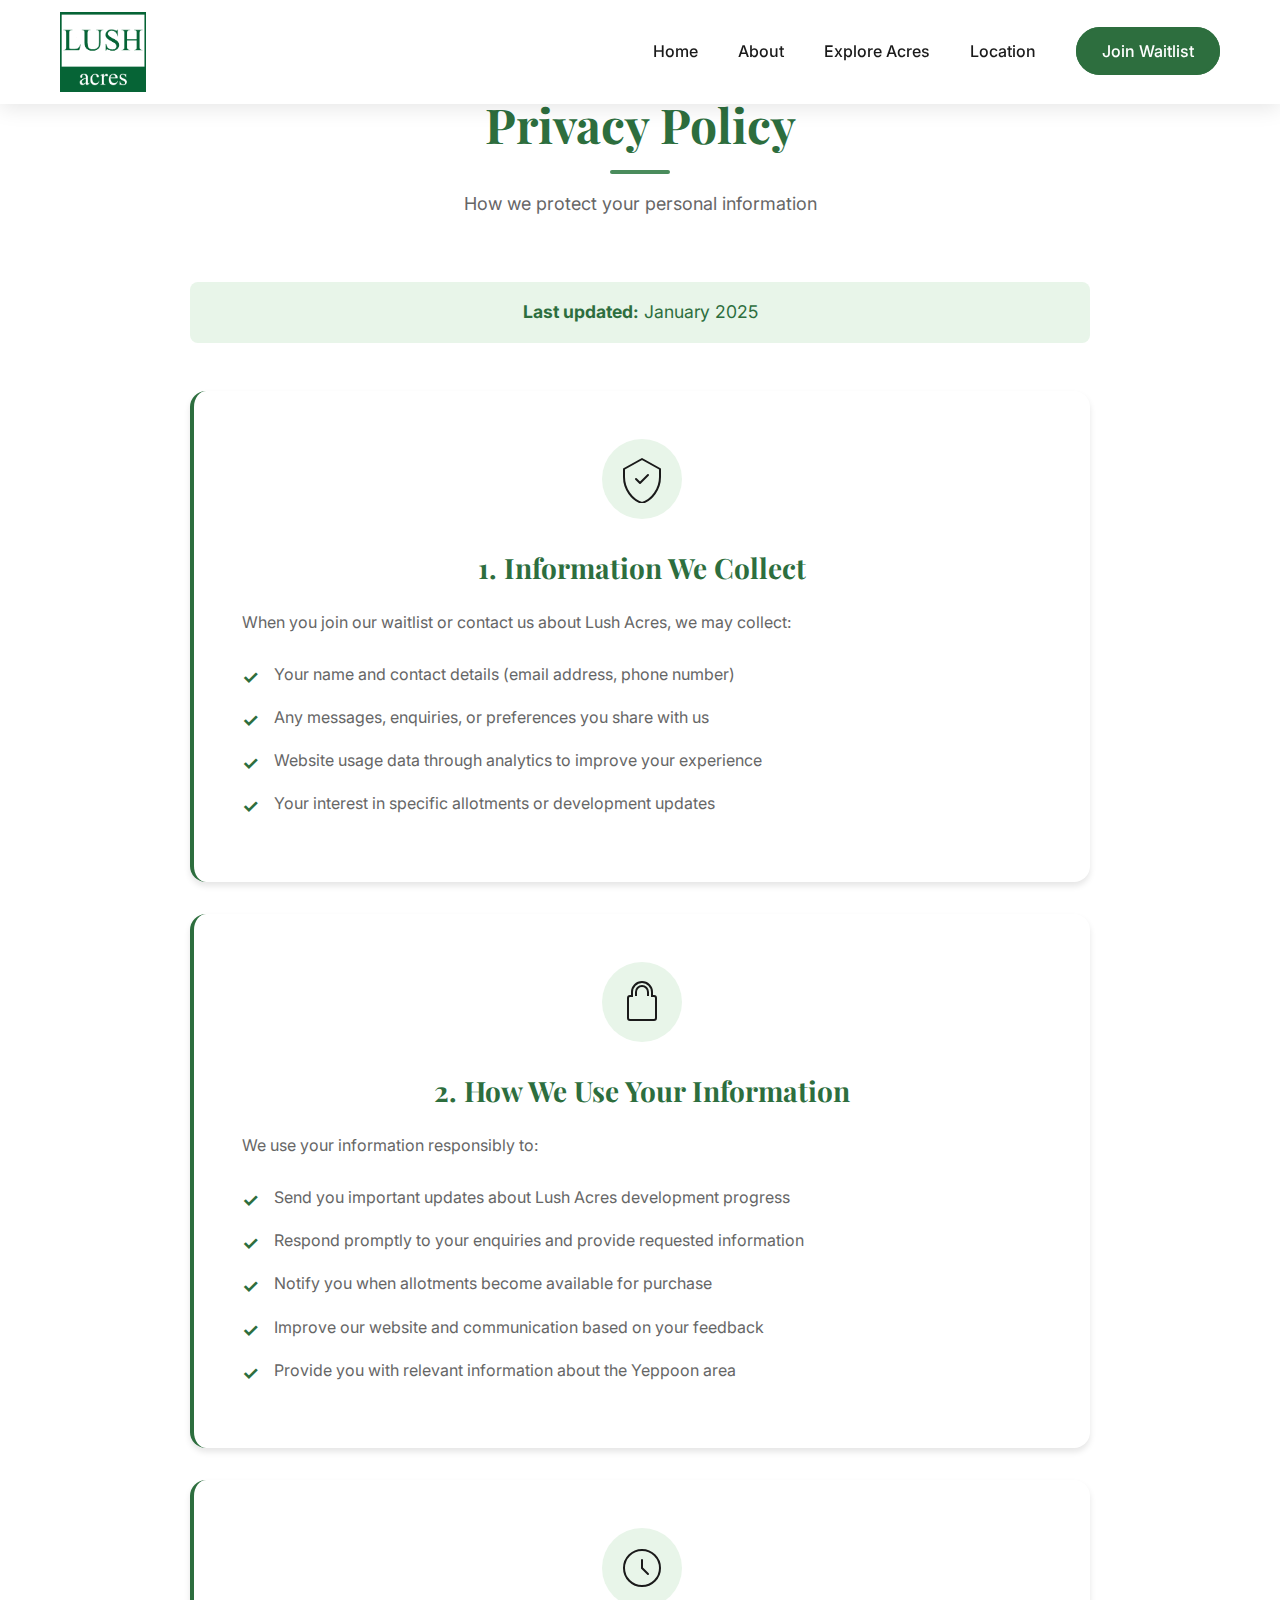
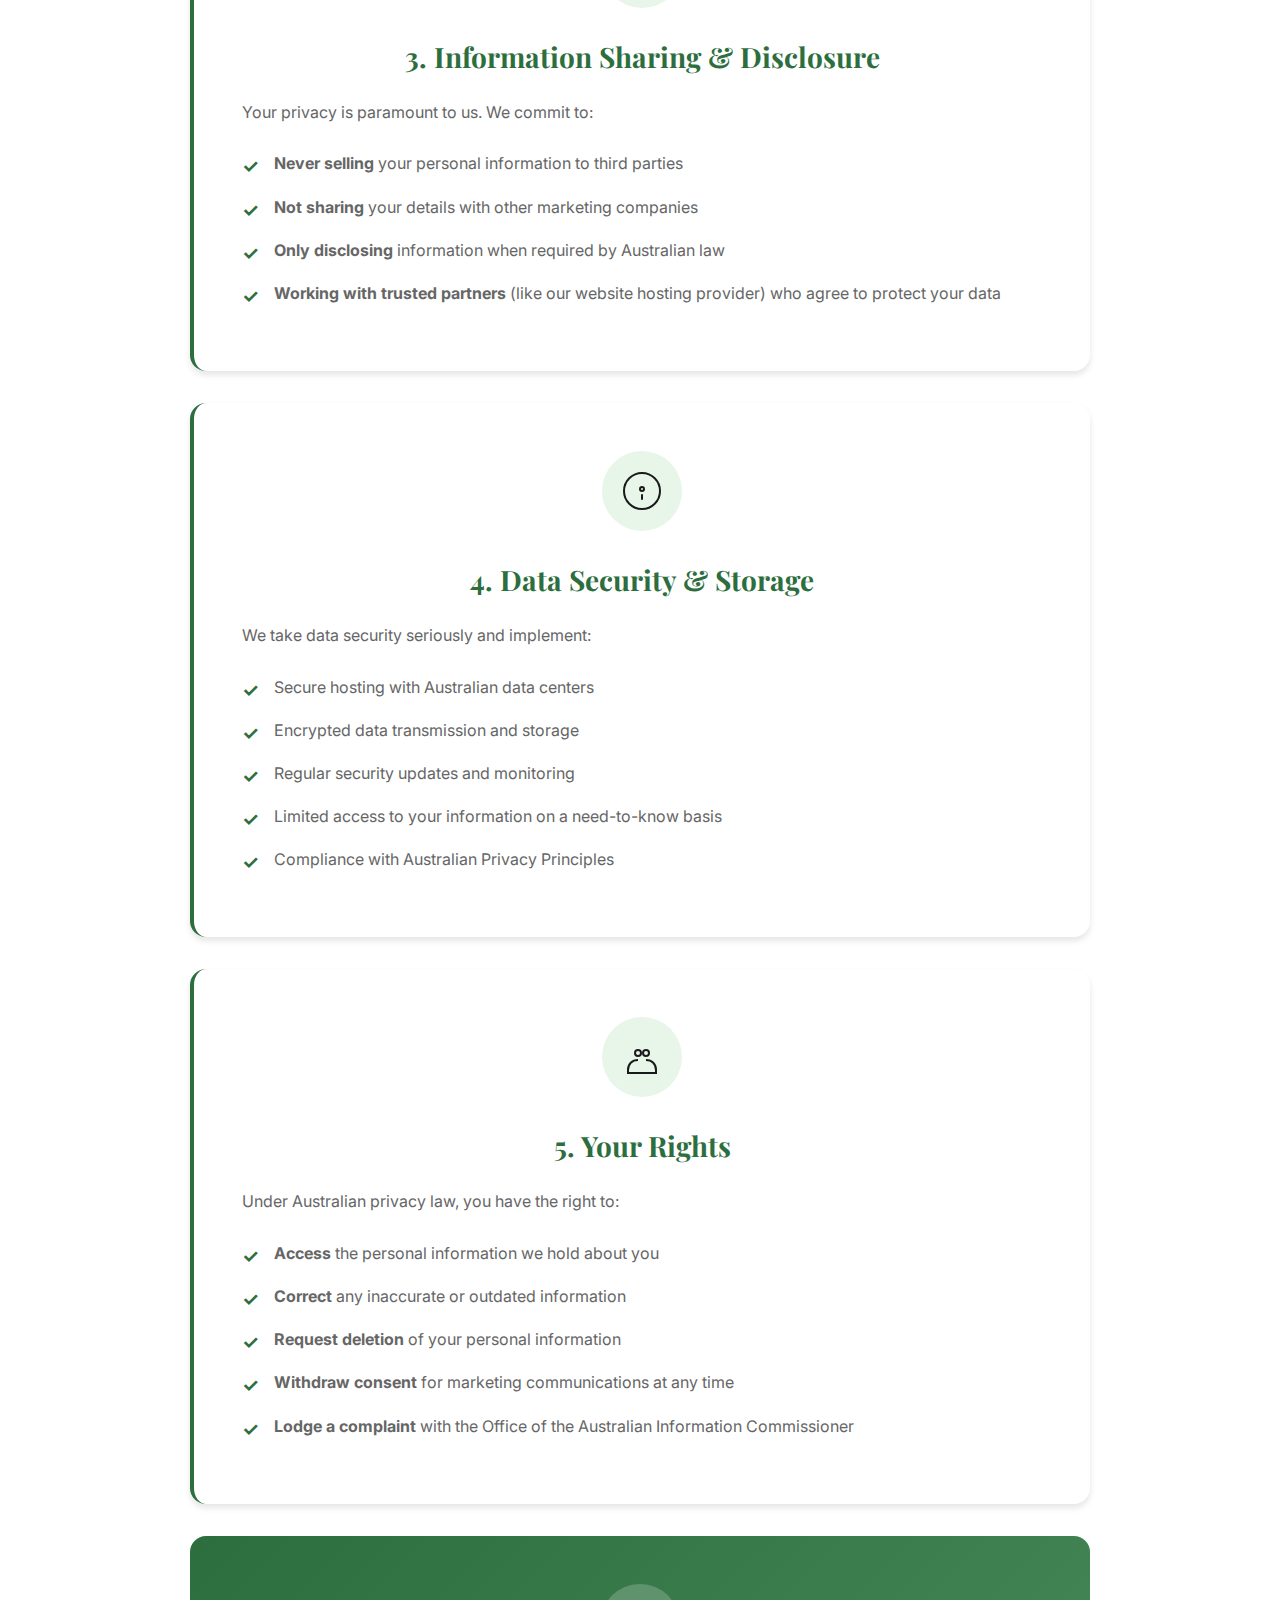
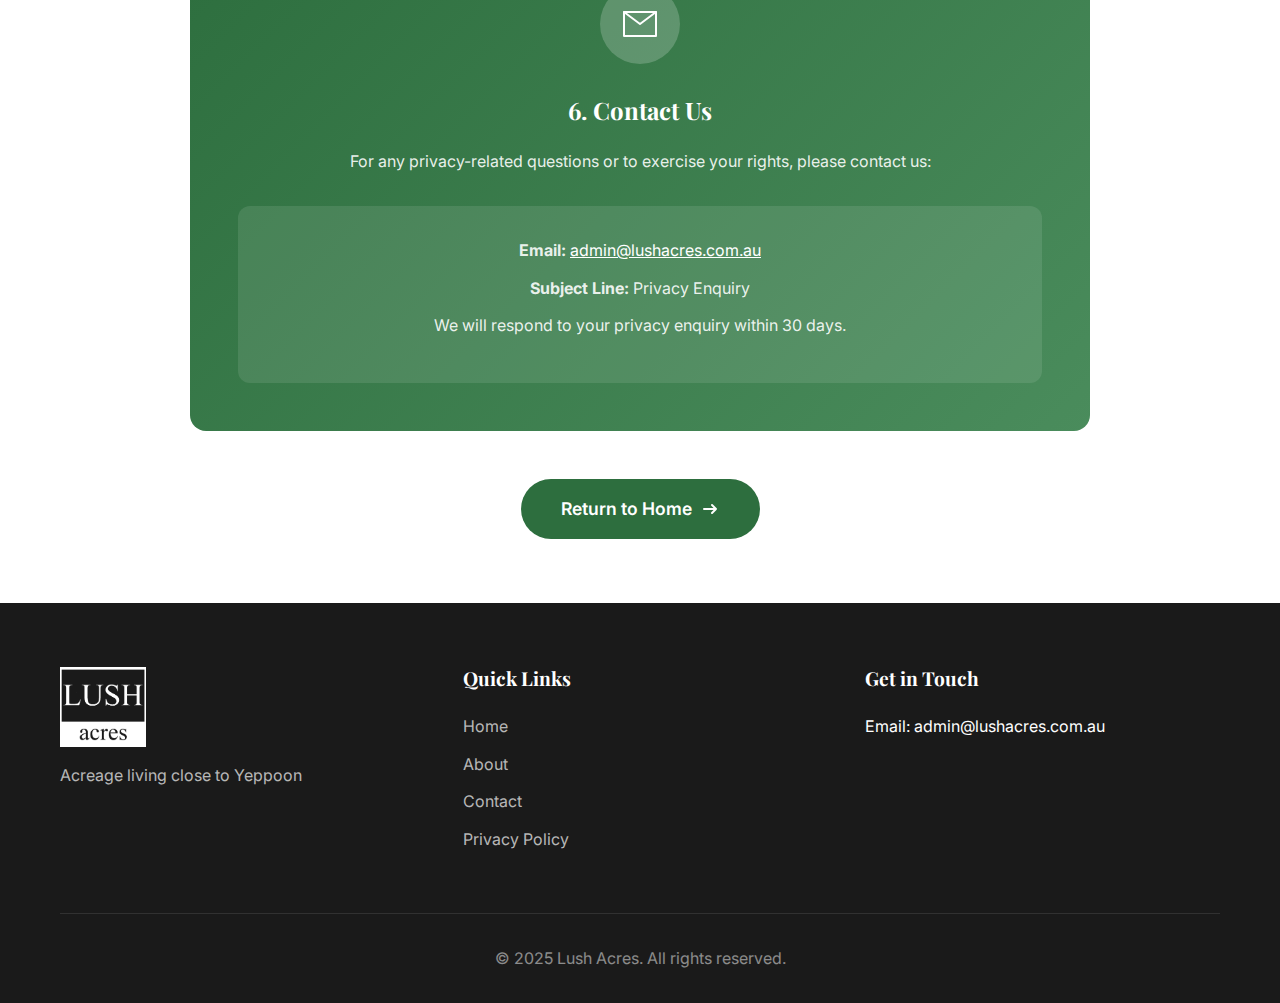
<file: privacy-policy.html>
<!DOCTYPE html>
<html lang="en">
<head>
    <meta charset="UTF-8">
    <meta name="viewport" content="width=device-width, initial-scale=1.0">
    <title>Privacy Policy - Lush Acres Yeppoon</title>
    <meta name="description" content="Privacy Policy for Lush Acres - how we collect, use and protect your personal information when you enquire about our Yeppoon acreage allotments.">
    <link rel="canonical" href="https://lushacres.com.au/privacy-policy.html">
    
    <!-- Google Fonts -->
    <link rel="preconnect" href="https://fonts.googleapis.com">
    <link rel="preconnect" href="https://fonts.gstatic.com" crossorigin>
    <link href="https://fonts.googleapis.com/css2?family=Inter:wght@300;400;500;600;700&family=Playfair+Display:wght@400;700&display=swap" rel="stylesheet">
    
    <link rel="stylesheet" href="styles.css">
</head>
<body>
    <!-- Navigation -->
    <nav class="navbar" id="navbar">
        <div class="container">
            <div class="nav-content">
                <a href="index.html" class="logo">
                    <img src="lushacres-logo.png" alt="Lush Acres - Premium Yeppoon Acreage" class="logo-img">
                </a>
                <ul class="nav-links">
                    <li><a href="index.html">Home</a></li>
                    <li><a href="index.html#about">About</a></li>
                    <li><a href="index.html#acres">Explore Acres</a></li>
                    <li><a href="index.html#location">Location</a></li>
                    <li><a href="index.html#contact" class="nav-cta">Join Waitlist</a></li>
                </ul>
            </div>
        </div>
    </nav>

    <!-- Privacy Policy Section -->
    <section class="privacy-policy section">
        <div class="container">
            <div class="section-header">
                <h1 class="section-title">Privacy Policy</h1>
                <div class="section-line"></div>
                <p class="section-subtitle">How we protect your personal information</p>
            </div>
            
            <div class="privacy-content">
                <div class="privacy-last-updated">
                    <p><strong>Last updated:</strong> January 2025</p>
                </div>

                <div class="privacy-section">
                    <div class="privacy-icon">
                        <svg width="48" height="48" viewBox="0 0 48 48" fill="none">
                            <path d="M24 4L6 14V22C6 34 14 45 24 48C34 45 42 34 42 22V14L24 4Z" stroke="currentColor" stroke-width="2" stroke-linecap="round" stroke-linejoin="round"/>
                            <path d="M18 24L22 28L30 20" stroke="currentColor" stroke-width="2" stroke-linecap="round" stroke-linejoin="round"/>
                        </svg>
                    </div>
                    <h2>1. Information We Collect</h2>
                    <p>When you join our waitlist or contact us about Lush Acres, we may collect:</p>
                    <ul>
                        <li>Your name and contact details (email address, phone number)</li>
                        <li>Any messages, enquiries, or preferences you share with us</li>
                        <li>Website usage data through analytics to improve your experience</li>
                        <li>Your interest in specific allotments or development updates</li>
                    </ul>
                </div>

                <div class="privacy-section">
                    <div class="privacy-icon">
                        <svg width="48" height="48" viewBox="0 0 48 48" fill="none">
                            <path d="M24 4C29.5228 4 34 8.47715 34 14V18H36C37.1046 18 38 18.8954 38 20V40C38 41.1046 37.1046 42 36 42H12C10.8954 42 10 41.1046 10 40V20C10 18.8954 10.8954 18 12 18H14V14C14 8.47715 18.4772 4 24 4Z" stroke="currentColor" stroke-width="2"/>
                            <path d="M18 18V14C18 10.6863 20.6863 8 24 8C27.3137 8 30 10.6863 30 14V18" stroke="currentColor" stroke-width="2"/>
                        </svg>
                    </div>
                    <h2>2. How We Use Your Information</h2>
                    <p>We use your information responsibly to:</p>
                    <ul>
                        <li>Send you important updates about Lush Acres development progress</li>
                        <li>Respond promptly to your enquiries and provide requested information</li>
                        <li>Notify you when allotments become available for purchase</li>
                        <li>Improve our website and communication based on your feedback</li>
                        <li>Provide you with relevant information about the Yeppoon area</li>
                    </ul>
                </div>

                <div class="privacy-section">
                    <div class="privacy-icon">
                        <svg width="48" height="48" viewBox="0 0 48 48" fill="none">
                            <circle cx="24" cy="24" r="18" stroke="currentColor" stroke-width="2"/>
                            <path d="M24 16V24L30 30" stroke="currentColor" stroke-width="2" stroke-linecap="round"/>
                        </svg>
                    </div>
                    <h2>3. Information Sharing & Disclosure</h2>
                    <p>Your privacy is paramount to us. We commit to:</p>
                    <ul>
                        <li><strong>Never selling</strong> your personal information to third parties</li>
                        <li><strong>Not sharing</strong> your details with other marketing companies</li>
                        <li><strong>Only disclosing</strong> information when required by Australian law</li>
                        <li><strong>Working with trusted partners</strong> (like our website hosting provider) who agree to protect your data</li>
                    </ul>
                </div>

                <div class="privacy-section">
                    <div class="privacy-icon">
                        <svg width="48" height="48" viewBox="0 0 48 48" fill="none">
                            <path d="M22 22C22 20.8954 22.8954 20 24 20C25.1046 20 26 20.8954 26 22C26 23.1046 25.1046 24 24 24C22.8954 24 22 23.1046 22 22Z" stroke="currentColor" stroke-width="2"/>
                            <path d="M24 28V32" stroke="currentColor" stroke-width="2" stroke-linecap="round"/>
                            <circle cx="24" cy="24" r="18" stroke="currentColor" stroke-width="2"/>
                        </svg>
                    </div>
                    <h2>4. Data Security & Storage</h2>
                    <p>We take data security seriously and implement:</p>
                    <ul>
                        <li>Secure hosting with Australian data centers</li>
                        <li>Encrypted data transmission and storage</li>
                        <li>Regular security updates and monitoring</li>
                        <li>Limited access to your information on a need-to-know basis</li>
                        <li>Compliance with Australian Privacy Principles</li>
                    </ul>
                </div>

                <div class="privacy-section">
                    <div class="privacy-icon">
                        <svg width="48" height="48" viewBox="0 0 48 48" fill="none">
                            <circle cx="20" cy="20" r="3" stroke="currentColor" stroke-width="2"/>
                            <circle cx="28" cy="20" r="3" stroke="currentColor" stroke-width="2"/>
                            <path d="M20 27C14 27 10 31 10 37V40H38V37C38 31 34 27 28 27" stroke="currentColor" stroke-width="2"/>
                        </svg>
                    </div>
                    <h2>5. Your Rights</h2>
                    <p>Under Australian privacy law, you have the right to:</p>
                    <ul>
                        <li><strong>Access</strong> the personal information we hold about you</li>
                        <li><strong>Correct</strong> any inaccurate or outdated information</li>
                        <li><strong>Request deletion</strong> of your personal information</li>
                        <li><strong>Withdraw consent</strong> for marketing communications at any time</li>
                        <li><strong>Lodge a complaint</strong> with the Office of the Australian Information Commissioner</li>
                    </ul>
                </div>

                <div class="privacy-contact">
                    <div class="privacy-icon">
                        <svg width="48" height="48" viewBox="0 0 48 48" fill="none">
                            <path d="M8 12L24 24L40 12" stroke="currentColor" stroke-width="2" stroke-linecap="round" stroke-linejoin="round"/>
                            <path d="M8 12H40V36H8V12Z" stroke="currentColor" stroke-width="2" stroke-linecap="round" stroke-linejoin="round"/>
                        </svg>
                    </div>
                    <h2>6. Contact Us</h2>
                    <p>For any privacy-related questions or to exercise your rights, please contact us:</p>
                    <div class="contact-details">
                        <p><strong>Email:</strong> <a href="mailto:admin@lushacres.com.au">admin@lushacres.com.au</a></p>
                        <p><strong>Subject Line:</strong> Privacy Enquiry</p>
                        <p>We will respond to your privacy enquiry within 30 days.</p>
                    </div>
                </div>

                <div class="privacy-return">
                    <a href="index.html" class="btn btn-primary btn-large">
                        Return to Home
                        <svg class="btn-arrow" width="20" height="20" viewBox="0 0 20 20" fill="none">
                            <path d="M4 10H16M16 10L12 6M16 10L12 14" stroke="currentColor" stroke-width="2" stroke-linecap="round" stroke-linejoin="round"/>
                        </svg>
                    </a>
                </div>
            </div>
        </div>
    </section>

    <!-- Footer -->
    <footer class="footer">
        <div class="container">
            <div class="footer-content">
                <div class="footer-brand">
                    <a href="index.html" class="logo">
                        <img src="lushacres-logo.png" alt="Lush Acres - Premium Yeppoon Acreage" class="logo-img">
                    </a>
                    <p>Acreage living close to Yeppoon</p>
                </div>
                <div class="footer-links">
                    <h4>Quick Links</h4>
                    <ul>
                        <li><a href="index.html">Home</a></li>
                        <li><a href="index.html#about">About</a></li>
                        <li><a href="index.html#contact">Contact</a></li>
                        <li><a href="privacy-policy.html">Privacy Policy</a></li>
                    </ul>
                </div>
                <div class="footer-contact">
                    <h4>Get in Touch</h4>
                    <p>Email: admin@lushacres.com.au</p>
                </div>
            </div>
            <div class="footer-bottom">
                <p>&copy; 2025 Lush Acres. All rights reserved.</p>
            </div>
        </div>
    </footer>

    <script src="script.js"></script>
</body>
</html>
</file>
<file: styles.css>
/* Reset and Base Styles */
* {
    margin: 0;
    padding: 0;
    box-sizing: border-box;
}

:root {
    --primary-green: #2d6e3e;
    --secondary-green: #4a8c5c;
    --light-green: #e8f5e9;
    --dark-gray: #1a1a1a;
    --medium-gray: #666;
    --light-gray: #f8f9fa;
    --white: #ffffff;
    --max-width: 1200px;
    --transition: all 0.3s ease;
    --shadow: 0 4px 6px rgba(0, 0, 0, 0.1);
    --shadow-lg: 0 10px 20px rgba(0, 0, 0, 0.15);
}

html {
    scroll-behavior: smooth;
}

body {
    font-family: 'Inter', -apple-system, BlinkMacSystemFont, sans-serif;
    line-height: 1.6;
    color: var(--dark-gray);
    background: var(--white);
    overflow-x: hidden;
}

.container {
    max-width: var(--max-width);
    margin: 0 auto;
    padding: 0 20px;
}

/* Typography */
h1, h2, h3, h4, h5, h6 {
    font-family: 'Playfair Display', serif;
    line-height: 1.2;
    margin-bottom: 1rem;
}

.section-title {
    font-size: clamp(2rem, 5vw, 3rem);
    color: var(--primary-green);
    text-align: center;
    margin-bottom: 1rem;
}

.section-line {
    width: 60px;
    height: 4px;
    background: var(--secondary-green);
    margin: 0 auto 3rem;
    border-radius: 2px;
}

.lead {
    font-size: 1.25rem;
    line-height: 1.8;
    color: var(--medium-gray);
    margin-bottom: 1.5rem;
}

/* Navigation */
.navbar {
    position: fixed;
    top: 0;
    left: 0;
    right: 0;
    background: rgba(255, 255, 255, 0.95);
    backdrop-filter: blur(20px);
    z-index: 1000;
    transition: all 0.5s cubic-bezier(0.4, 0, 0.2, 1);
    box-shadow: 0 4px 20px rgba(0, 0, 0, 0.1);
    transform: translateY(0);
}

.navbar.transparent {
    background: transparent;
    backdrop-filter: none;
    box-shadow: none;
}

.navbar.transparent .logo {
    color: var(--primary-green);
}

.navbar.transparent .logo-img {
    filter: brightness(0) saturate(100%) invert(27%) sepia(51%) saturate(800%) hue-rotate(100deg) brightness(95%) contrast(95%);
}

.navbar.transparent .nav-links a {
    color: var(--primary-green);
    font-weight: 600;
}

.navbar.transparent .nav-links a:hover {
    color: var(--secondary-green);
}

.navbar.transparent .nav-links a::after {
    background: var(--secondary-green);
}

.navbar.transparent .nav-cta {
    background: transparent;
    color: var(--primary-green) !important;
    border: 2px solid var(--primary-green);
}

.navbar.transparent .nav-cta:hover {
    background: var(--primary-green);
    color: var(--white) !important;
}

.navbar.transparent .mobile-menu-toggle span {
    background: var(--primary-green);
}



.nav-content {
    display: flex;
    justify-content: space-between;
    align-items: center;
    padding: 0.75rem 0;
}

.logo {
    display: flex;
    align-items: center;
    gap: 0.5rem;
    text-decoration: none;
    font-weight: 600;
    font-size: 1.5rem;
    color: var(--primary-green);
    transition: var(--transition);
}

.logo:hover {
    transform: translateY(-2px);
}

.logo-img {
    height: 80px;
    width: auto;
    transition: var(--transition);
}

.nav-links {
    display: flex;
    list-style: none;
    gap: 2.5rem;
    align-items: center;
}

.nav-links a {
    color: var(--dark-gray);
    text-decoration: none;
    font-weight: 500;
    transition: var(--transition);
    position: relative;
}

.nav-links a:hover {
    color: var(--primary-green);
}

.nav-links a::after {
    content: '';
    position: absolute;
    bottom: -5px;
    left: 0;
    width: 0;
    height: 2px;
    background: var(--primary-green);
    transition: var(--transition);
}

.nav-links a:hover::after {
    width: 100%;
}

.nav-cta {
    background: var(--primary-green);
    color: var(--white) !important;
    padding: 0.75rem 1.5rem;
    border-radius: 50px;
    font-weight: 600;
    border: 2px solid var(--primary-green);
}

.nav-cta:hover {
    background: var(--secondary-green);
    color: var(--white) !important;
    transform: translateY(-2px);
    box-shadow: var(--shadow);
}

.mobile-menu-toggle {
    display: none;
    flex-direction: column;
    gap: 4px;
    background: none;
    border: none;
    cursor: pointer;
    padding: 5px;
}

.mobile-menu-toggle span {
    width: 25px;
    height: 3px;
    background: var(--dark-gray);
    transition: var(--transition);
    border-radius: 2px;
}

/* Hero Section */
.hero {
    position: relative;
    height: 100vh;
    min-height: 600px;
    display: flex;
    align-items: center;
    justify-content: center;
    overflow: hidden;
}

.hero-background {
    position: absolute;
    top: 0;
    left: 0;
    width: 100%;
    height: 100%;
    z-index: -1;
}

.hero-background img {
    width: 100%;
    height: 100%;
    object-fit: cover;
}

.hero-overlay {
    position: absolute;
    top: 0;
    left: 0;
    width: 100%;
    height: 100%;
    background: linear-gradient(to bottom, rgba(0,0,0,0.3), rgba(0,0,0,0.5));
}


.hero-content {
    text-align: center;
    color: var(--white);
    z-index: 1;
    padding: 2rem;
}

.hero-title {
    font-size: clamp(2.5rem, 7vw, 4.5rem);
    margin-bottom: 1.5rem;
    text-shadow: 2px 2px 4px rgba(0,0,0,0.5);
}

.hero-subtitle {
    font-size: clamp(1.1rem, 3vw, 1.5rem);
    margin-bottom: 2.5rem;
    font-weight: 300;
    text-shadow: 1px 1px 2px rgba(0,0,0,0.5);
}

.hero-scroll {
    position: absolute;
    bottom: 2rem;
    left: 50%;
    transform: translateX(-50%);
    text-align: center;
    color: var(--white);
    font-size: 0.9rem;
    opacity: 0.8;
}

.scroll-arrow {
    width: 30px;
    height: 30px;
    margin: 0.5rem auto 0;
    border: 2px solid var(--white);
    border-radius: 50%;
    position: relative;
    animation: bounce 2s infinite;
}

.scroll-arrow::after {
    content: '';
    position: absolute;
    top: 8px;
    left: 50%;
    transform: translateX(-50%);
    width: 8px;
    height: 8px;
    border-right: 2px solid var(--white);
    border-bottom: 2px solid var(--white);
    transform: translateX(-50%) rotate(45deg);
}

@keyframes bounce {
    0%, 100% { transform: translateY(0); }
    50% { transform: translateY(10px); }
}

/* Buttons */
.btn {
    display: inline-flex;
    align-items: center;
    gap: 0.5rem;
    padding: 0.75rem 2rem;
    background: var(--primary-green);
    color: var(--white);
    text-decoration: none;
    border: none;
    border-radius: 50px;
    font-weight: 600;
    font-size: 1rem;
    cursor: pointer;
    transition: var(--transition);
    position: relative;
    overflow: hidden;
}

.btn:hover {
    background: var(--secondary-green);
    transform: translateY(-2px);
    box-shadow: var(--shadow-lg);
}

.btn-large {
    padding: 1rem 2.5rem;
    font-size: 1.1rem;
}

.btn-arrow {
    transition: transform 0.3s ease;
}

.btn:hover .btn-arrow {
    transform: translateX(5px);
}

/* Sections */
.section {
    padding: 5rem 0;
}

.section-header {
    text-align: center;
    margin-bottom: 4rem;
}

.section-subtitle {
    font-size: 1.25rem;
    color: var(--medium-gray);
    margin-top: 1rem;
}

/* About Section */
.about {
    background: var(--light-gray);
}

.about-content {
    display: grid;
    grid-template-columns: 1fr;
    gap: 3rem;
    align-items: center;
}

.about-text {
    max-width: 800px;
    margin: 0 auto;
}

.feature-tags {
    display: flex;
    flex-wrap: wrap;
    gap: 1rem;
    margin-top: 2rem;
    justify-content: center;
}

.feature-tag {
    display: inline-flex;
    align-items: center;
    gap: 0.5rem;
    padding: 0.75rem 1.5rem;
    background: var(--white);
    border-radius: 50px;
    color: var(--primary-green);
    font-weight: 500;
    box-shadow: 0 2px 8px rgba(0,0,0,0.08);
}

.feature-tag svg {
    fill: var(--secondary-green);
}

.about-stats {
    display: grid;
    grid-template-columns: repeat(auto-fit, minmax(200px, 1fr));
    gap: 2rem;
    margin-top: 3rem;
}

.stat-card {
    text-align: center;
    padding: 2rem;
    background: var(--white);
    border-radius: 12px;
    box-shadow: 0 4px 12px rgba(0,0,0,0.08);
    transition: var(--transition);
}

.stat-card:hover {
    transform: translateY(-5px);
    box-shadow: var(--shadow-lg);
}

.stat-number {
    font-size: 3rem;
    font-weight: 700;
    color: var(--primary-green);
    font-family: 'Playfair Display', serif;
}

.stat-label {
    font-size: 1rem;
    color: var(--medium-gray);
    margin-top: 0.5rem;
}

/* Benefits Section */
.benefits-grid {
    display: grid;
    grid-template-columns: repeat(auto-fit, minmax(280px, 1fr));
    gap: 3rem;
    margin-top: 3rem;
}

.benefit-card {
    text-align: center;
    padding: 2rem;
    transition: var(--transition);
    background: var(--white);
    border-radius: 12px;
}

.benefit-card:hover {
    transform: translateY(-10px);
}

.benefit-icon {
    width: 80px;
    height: 80px;
    margin: 0 auto 1.5rem;
    background: var(--light-green);
    border-radius: 50%;
    display: flex;
    align-items: center;
    justify-content: center;
    transition: var(--transition);
}

.benefit-card:hover .benefit-icon {
    background: var(--primary-green);
}

.benefit-icon svg {
    stroke: var(--primary-green);
    transition: var(--transition);
}

.benefit-card:hover .benefit-icon svg {
    stroke: var(--white);
}

.benefit-card h3 {
    font-size: 1.5rem;
    margin-bottom: 1rem;
    color: var(--dark-gray);
}

.benefit-card p {
    color: var(--medium-gray);
    line-height: 1.8;
}

/* Location Section */
.location {
    background: var(--light-gray);
}

.location-content {
    display: grid;
    grid-template-columns: 1fr 1fr;
    gap: 4rem;
    align-items: center;
}

.location-info h3 {
    font-size: 2rem;
    margin-bottom: 1.5rem;
    color: var(--primary-green);
}

.location-features {
    list-style: none;
    margin-top: 2rem;
}

.location-features li {
    display: flex;
    align-items: flex-start;
    gap: 1rem;
    margin-bottom: 1rem;
    line-height: 1.8;
}

.location-features svg {
    flex-shrink: 0;
    margin-top: 0.25rem;
    fill: var(--secondary-green);
}

.map-container {
    height: 400px;
    border-radius: 12px;
    overflow: hidden;
    box-shadow: var(--shadow-lg);
}

.google-map {
    width: 100%;
    height: 100%;
}

.map-placeholder {
    width: 100%;
    height: 100%;
    background: var(--white);
    display: flex;
    flex-direction: column;
    align-items: center;
    justify-content: center;
    color: var(--medium-gray);
}

.map-placeholder svg {
    stroke: var(--secondary-green);
    margin-bottom: 1rem;
}

/* Contact Section */
.contact {
    background: linear-gradient(135deg, var(--primary-green), var(--secondary-green));
    color: var(--white);
}

.contact .section-title {
    color: var(--white);
}

.contact .section-line {
    background: rgba(255, 255, 255, 0.5);
}

.contact .section-subtitle {
    color: rgba(255, 255, 255, 0.9);
    font-size: 1.3rem;
    font-weight: 300;
}

.contact-content {
    max-width: 800px;
    margin: 0 auto;
}

.contact-form {
    background: rgba(255, 255, 255, 0.1);
    backdrop-filter: blur(10px);
    padding: 3rem;
    border-radius: 20px;
    box-shadow: 0 10px 30px rgba(0,0,0,0.2);
}

.form-grid {
    display: grid;
    grid-template-columns: repeat(auto-fit, minmax(250px, 1fr));
    gap: 1.5rem;
    margin-bottom: 2rem;
}

.form-group {
    position: relative;
    margin-bottom: 1.5rem;
}

.form-group.full-width {
    grid-column: 1 / -1;
}

.form-group label {
    display: block;
    margin-bottom: 0.5rem;
    font-weight: 500;
    color: var(--white);
}

.form-group input,
.form-group textarea {
    width: 100%;
    padding: 1rem;
    background: rgba(255, 255, 255, 0.9);
    border: 2px solid transparent;
    border-radius: 8px;
    font-size: 1rem;
    font-family: inherit;
    transition: var(--transition);
}

.form-group input:focus,
.form-group textarea:focus {
    outline: none;
    border-color: var(--white);
    background: var(--white);
}

.form-group input.error,
.form-group textarea.error {
    border-color: #ff6b6b;
}

.error-message {
    display: none;
}

.form-error-message {
    color: #ff6b6b;
    font-size: 0.875rem;
    text-align: center;
    margin: 0.5rem 0;
}

.form-footer {
    display: flex;
    flex-direction: column;
    gap: 1.5rem;
    align-items: center;
}

.checkbox-label {
    display: flex;
    align-items: center;
    gap: 0.75rem;
    cursor: pointer;
    color: var(--white);
    width: 100%;
}

.checkbox-label input[type="checkbox"] {
    width: 20px;
    height: 20px;
    cursor: pointer;
}

.form-footer .btn {
    width: auto;
    min-width: 250px;
}

.form-success {
    text-align: center;
    padding: 3rem;
}

.form-success svg {
    stroke: #4caf50;
    margin-bottom: 1.5rem;
}

.form-success h3 {
    font-size: 2rem;
    margin-bottom: 1rem;
    color: var(--white);
}

/* Acres Gallery Section */
.acres-gallery {
    padding: 5rem 0;
    background: linear-gradient(to bottom, var(--white) 0%, var(--light-gray) 100%);
}

.section-subtitle {
    text-align: center;
    color: var(--medium-gray);
    font-size: 1.125rem;
    margin-top: -2rem;
    margin-bottom: 3rem;
}

.acres-container {
    display: grid;
    grid-template-columns: 1fr 1fr;
    gap: 3rem;
    align-items: start;
    margin-top: 3rem;
}

.hillside-navigation {
    position: relative;
}

.lot-map-container {
    position: relative;
    width: 100%;
    max-width: 100%;
    margin: 0 auto;
    aspect-ratio: 16/10;
    overflow: hidden;
    border-radius: 12px;
    box-shadow: 0 4px 10px rgba(0, 0, 0, 0.1);
}

.lot-map-image {
    width: 100%;
    height: 100%;
    object-fit: cover;
    display: block;
}

.acre-markers-overlay {
    position: absolute;
    top: 0;
    left: 0;
    width: 100%;
    height: 100%;
}

.acre-marker {
    position: absolute;
    background: none;
    border: none;
    cursor: pointer;
    padding: 0;
    width: 30px;
    height: 30px;
    transform: translate(-50%, -50%);
}

.marker-dot {
    display: block;
    width: 20px;
    height: 20px;
    background: #fff;
    border: 3px solid var(--primary-green);
    border-radius: 50%;
    transition: all 0.3s ease;
    box-shadow: 0 2px 4px rgba(0, 0, 0, 0.2);
}

.acre-marker:hover .marker-dot {
    transform: scale(1.3);
    background: #f0f7f0;
    box-shadow: 0 4px 8px rgba(0, 0, 0, 0.3);
}

.acre-marker.active .marker-dot {
    background: var(--primary-green);
    transform: scale(1.4);
}

.hill-instructions {
    text-align: center;
    margin-top: 1rem;
    color: var(--medium-gray);
    font-size: 0.875rem;
}

.acre-viewer {
    position: relative;
}

.acre-display {
    background: var(--white);
    border-radius: 12px;
    overflow: hidden;
    box-shadow: var(--shadow-lg);
    position: relative;
    aspect-ratio: 4/3;
}

.acre-display img {
    width: 100%;
    height: 100%;
    object-fit: cover;
    transition: transform 0.5s ease;
}

.acre-display:hover img {
    transform: scale(1.05);
}

.acre-placeholder {
    display: flex;
    flex-direction: column;
    align-items: center;
    justify-content: center;
    height: 100%;
    color: var(--medium-gray);
    padding: 2rem;
}

.acre-placeholder svg {
    margin-bottom: 1rem;
}

.acre-info {
    background: var(--white);
    padding: 2rem;
    border-radius: 12px;
    box-shadow: var(--shadow);
    margin-top: 1.5rem;
}

.acre-info h3 {
    color: var(--primary-green);
    margin-bottom: 0.5rem;
}

.acre-info p {
    color: var(--medium-gray);
    margin-bottom: 1rem;
}

.acre-features {
    display: flex;
    flex-wrap: wrap;
    gap: 0.5rem;
}

.acre-features .feature-tag {
    background: var(--light-green);
    color: var(--primary-green);
    padding: 0.25rem 0.75rem;
    border-radius: 20px;
    font-size: 0.875rem;
    font-weight: 500;
}

/* Loading and error states */
.loading-spinner {
    display: flex;
    align-items: center;
    justify-content: center;
    height: 100%;
    color: var(--medium-gray);
    font-size: 1.125rem;
}

.loading-spinner::after {
    content: '';
    display: inline-block;
    width: 20px;
    height: 20px;
    margin-left: 10px;
    border: 2px solid var(--light-gray);
    border-top-color: var(--primary-green);
    border-radius: 50%;
    animation: spin 0.8s linear infinite;
}

.error-message {
    display: flex;
    align-items: center;
    justify-content: center;
    height: 100%;
    color: #e74c3c;
    padding: 2rem;
    text-align: center;
}

@keyframes spin {
    to {
        transform: rotate(360deg);
    }
}

/* Privacy Policy Styles */
.privacy-policy {
    padding: 6rem 0 4rem;
    background: var(--white);
}

.privacy-content {
    max-width: 900px;
    margin: 0 auto;
}

.privacy-last-updated {
    text-align: center;
    margin-bottom: 3rem;
    padding: 1rem;
    background: var(--light-green);
    border-radius: 8px;
}

.privacy-last-updated p {
    margin: 0;
    color: var(--primary-green);
    font-size: 1.1rem;
}

.privacy-section {
    background: var(--white);
    padding: 3rem;
    margin-bottom: 2rem;
    border-radius: 16px;
    box-shadow: var(--shadow);
    border-left: 4px solid var(--primary-green);
}

.privacy-icon {
    display: flex;
    align-items: center;
    justify-content: center;
    width: 80px;
    height: 80px;
    background: var(--light-green);
    border-radius: 50%;
    margin: 0 auto 2rem;
}

.privacy-icon svg {
    stroke: var(--primary-green);
}

.privacy-section h2 {
    color: var(--primary-green);
    font-size: 1.75rem;
    margin-bottom: 1.5rem;
    text-align: center;
}

.privacy-section p {
    line-height: 1.8;
    margin-bottom: 1.5rem;
    color: var(--medium-gray);
}

.privacy-section ul {
    list-style: none;
    padding: 0;
}

.privacy-section li {
    position: relative;
    padding-left: 2rem;
    margin-bottom: 1rem;
    line-height: 1.7;
    color: var(--medium-gray);
}

.privacy-section li::before {
    content: '✓';
    position: absolute;
    left: 0;
    top: 0;
    color: var(--primary-green);
    font-weight: bold;
    font-size: 1.2rem;
}

.privacy-contact {
    background: linear-gradient(135deg, var(--primary-green), var(--secondary-green));
    color: var(--white);
    padding: 3rem;
    border-radius: 16px;
    text-align: center;
    margin-bottom: 3rem;
}

.privacy-contact .privacy-icon {
    background: rgba(255, 255, 255, 0.2);
}

.privacy-contact .privacy-icon svg {
    stroke: var(--white);
}

.privacy-contact h2 {
    color: var(--white);
    margin-bottom: 1.5rem;
}

.privacy-contact p {
    color: rgba(255, 255, 255, 0.9);
    margin-bottom: 2rem;
}

.contact-details {
    background: rgba(255, 255, 255, 0.1);
    padding: 2rem;
    border-radius: 12px;
    margin-top: 2rem;
}

.contact-details p {
    margin-bottom: 0.75rem;
}

.contact-details a {
    color: var(--white);
    text-decoration: underline;
}

.contact-details a:hover {
    text-decoration: none;
}

.privacy-return {
    text-align: center;
    margin-top: 3rem;
}

/* Privacy Policy Mobile Responsive */
@media (max-width: 768px) {
    .privacy-policy {
        padding: 4rem 0 3rem;
    }
    
    .privacy-section {
        padding: 2rem 1.5rem;
        margin-bottom: 1.5rem;
    }
    
    .privacy-icon {
        width: 60px;
        height: 60px;
        margin-bottom: 1.5rem;
    }
    
    .privacy-icon svg {
        width: 36px;
        height: 36px;
    }
    
    .privacy-section h2 {
        font-size: 1.5rem;
    }
    
    .privacy-contact {
        padding: 2rem 1.5rem;
    }
}

/* Footer */
.footer {
    background: var(--dark-gray);
    color: var(--white);
    padding: 4rem 0 2rem;
}

.footer-content {
    display: grid;
    grid-template-columns: repeat(auto-fit, minmax(250px, 1fr));
    gap: 3rem;
    margin-bottom: 3rem;
}

.footer-brand .logo {
    color: var(--white);
    margin-bottom: 1rem;
}

.footer-brand .logo-img {
    filter: brightness(0) invert(1);
}

.footer-brand p {
    color: rgba(255, 255, 255, 0.7);
}

.footer h4 {
    margin-bottom: 1.5rem;
    font-size: 1.2rem;
}

.footer ul {
    list-style: none;
}

.footer ul li {
    margin-bottom: 0.75rem;
}

.footer a {
    color: rgba(255, 255, 255, 0.7);
    text-decoration: none;
    transition: var(--transition);
}

.footer a:hover {
    color: var(--white);
}

.social-links {
    display: flex;
    gap: 1rem;
    margin-top: 1.5rem;
}

.social-links a {
    width: 40px;
    height: 40px;
    background: rgba(255, 255, 255, 0.1);
    border-radius: 50%;
    display: flex;
    align-items: center;
    justify-content: center;
    transition: var(--transition);
}

.social-links a:hover {
    background: var(--primary-green);
    transform: translateY(-3px);
}

.footer-bottom {
    text-align: center;
    padding-top: 2rem;
    border-top: 1px solid rgba(255, 255, 255, 0.1);
    color: rgba(255, 255, 255, 0.5);
}

/* Animations */
.animate-fade-up {
    opacity: 0;
    transform: translateY(30px);
    animation: fadeUp 0.8s ease forwards;
}

.animate-delay-1 {
    animation-delay: 0.2s;
}

.animate-delay-2 {
    animation-delay: 0.4s;
}

@keyframes fadeUp {
    to {
        opacity: 1;
        transform: translateY(0);
    }
}

.animate-on-scroll {
    opacity: 0;
    transform: translateY(30px);
    transition: all 0.8s ease;
}

.animate-on-scroll.visible {
    opacity: 1;
    transform: translateY(0);
}


/* Responsive Design */
@media (max-width: 1024px) {
    .location-content {
        grid-template-columns: 1fr;
        gap: 3rem;
    }
    
    .acres-container {
        grid-template-columns: 1fr;
        gap: 2.5rem;
    }
    
    .lot-map-container {
        aspect-ratio: 16/12;
    }
}

@media (max-width: 768px) {
    .logo-img {
        height: 60px;
    }

    .nav-content {
        padding: 0.5rem 0;
    }

    .nav-links {
        position: fixed;
        top: 0;
        right: -100%;
        width: 80%;
        max-width: 300px;
        height: 100vh;
        background: var(--white);
        flex-direction: column;
        justify-content: center;
        box-shadow: -2px 0 10px rgba(0,0,0,0.1);
        transition: right 0.3s ease;
    }

    .nav-links.active {
        right: 0;
    }

    .mobile-menu-toggle {
        display: flex;
    }

    /* Acres Gallery Mobile */
    .acres-container {
        grid-template-columns: 1fr;
        gap: 2rem;
    }
    
    .lot-map-container {
        aspect-ratio: 3/2;
        margin-bottom: 1rem;
    }
    
    .acre-marker {
        width: 24px;
        height: 24px;
    }
    
    .marker-dot {
        width: 16px;
        height: 16px;
        border-width: 2px;
    }
    
    .acre-display {
        aspect-ratio: 16/12;
    }

    .mobile-menu-toggle.active span:nth-child(1) {
        transform: rotate(45deg) translate(7px, 7px);
    }

    .mobile-menu-toggle.active span:nth-child(2) {
        opacity: 0;
    }

    .mobile-menu-toggle.active span:nth-child(3) {
        transform: rotate(-45deg) translate(7px, -7px);
    }

    .hero-title {
        font-size: 2.5rem;
    }

    .hero-subtitle {
        font-size: 1.1rem;
    }

    .section {
        padding: 3rem 0;
    }

    .benefits-grid {
        grid-template-columns: 1fr;
        gap: 2rem;
    }

    .about-stats {
        grid-template-columns: 1fr;
    }

    .contact-form {
        padding: 2rem;
    }

    .footer-content {
        grid-template-columns: 1fr;
        text-align: center;
    }

    .social-links {
        justify-content: center;
    }
}

@media (max-width: 480px) {
    .container {
        padding: 0 15px;
    }

    .hero {
        min-height: 500px;
    }

    .btn-large {
        padding: 0.875rem 2rem;
        font-size: 1rem;
    }

    .section-title {
        font-size: 2rem;
    }

    .form-grid {
        grid-template-columns: 1fr;
    }

    .logo-img {
        height: 50px;
    }

    .nav-content {
        padding: 0.4rem 0;
    }

    .form-footer .btn {
        width: 100%;
        min-width: auto;
    }
    
    /* Acres Gallery on small screens */
    .lot-map-container {
        aspect-ratio: 4/3;
    }
    
    .acre-marker {
        width: 20px;
        height: 20px;
    }
    
    .marker-dot {
        width: 14px;
        height: 14px;
    }
    
    .hill-instructions {
        font-size: 0.875rem;
    }
}
</file>
